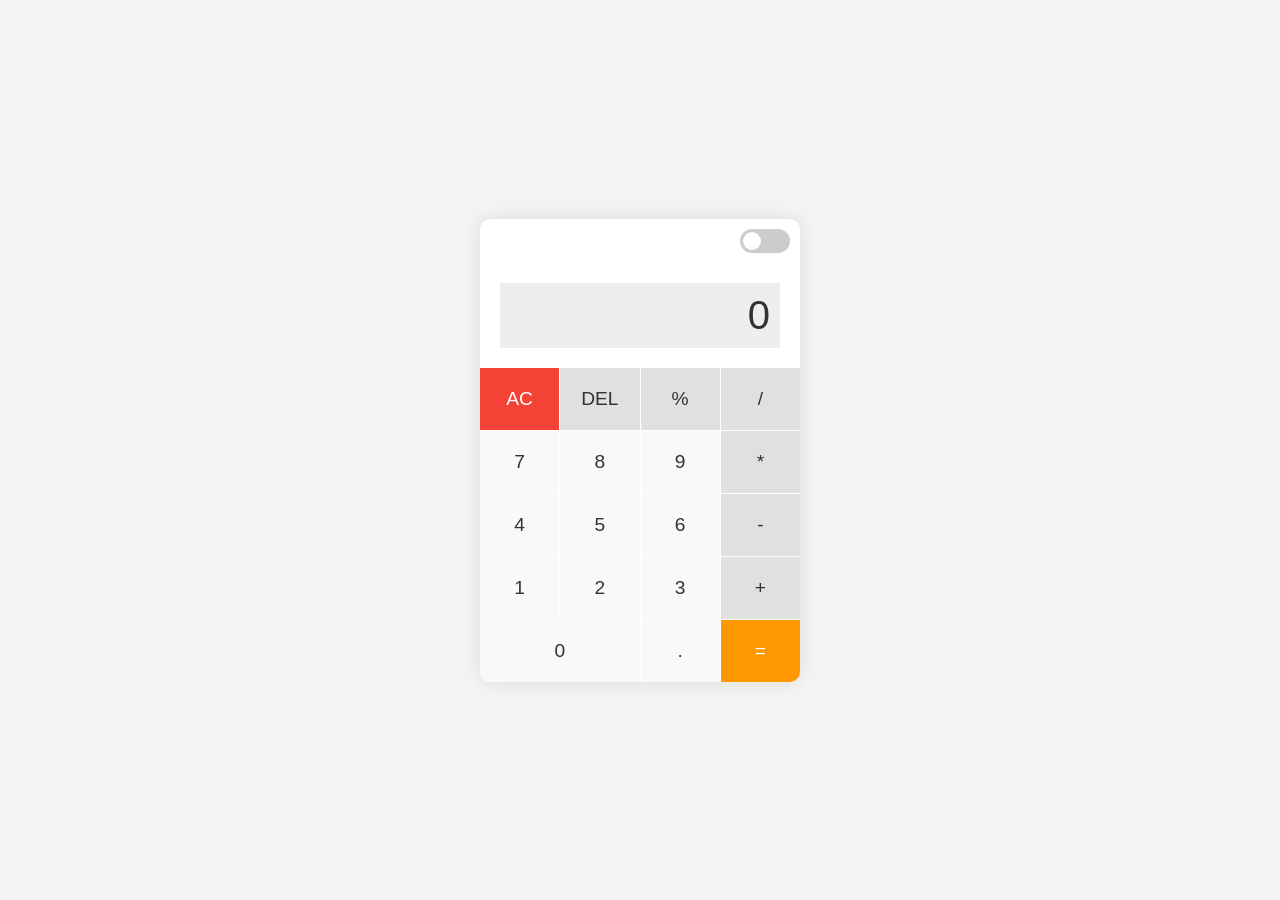
<file: browser-calculator/index.html>
<!DOCTYPE html>
<html lang="en">
<head>
    <meta charset="UTF-8">
    <meta name="viewport" content="width=device-width, initial-scale=1.0">
    <title>Browser Calculator</title>
    <link rel="stylesheet" href="style.css">
</head>
<body>
    <div class="calculator">
        <div class="theme-switcher-container">
            <label class="theme-switcher">
                <input type="checkbox" id="themeToggle">
                <span class="slider round"></span>
            </label>
        </div>
        <div class="display">
            <input type="text" id="resultDisplay" disabled>
        </div>
        <div class="buttons">
            <button class="btn operator ac" data-action="clear">AC</button>
            <button class="btn operator" data-action="delete">DEL</button>
            <button class="btn operator" data-value="%">%</button>
            <button class="btn operator" data-value="/">/</button>

            <button class="btn" data-value="7">7</button>
            <button class="btn" data-value="8">8</button>
            <button class="btn" data-value="9">9</button>
            <button class="btn operator" data-value="*">*</button>

            <button class="btn" data-value="4">4</button>
            <button class="btn" data-value="5">5</button>
            <button class="btn" data-value="6">6</button>
            <button class="btn operator" data-value="-">-</button>

            <button class="btn" data-value="1">1</button>
            <button class="btn" data-value="2">2</button>
            <button class="btn" data-value="3">3</button>
            <button class="btn operator" data-value="+">+</button>

            <button class="btn zero" data-value="0">0</button>
            <button class="btn" data-value=".">.</button>
            <button class="btn operator equals" data-action="calculate">=</button>
        </div>
    </div>
    <script src="script.js"></script>
</body>
</html>
</file>
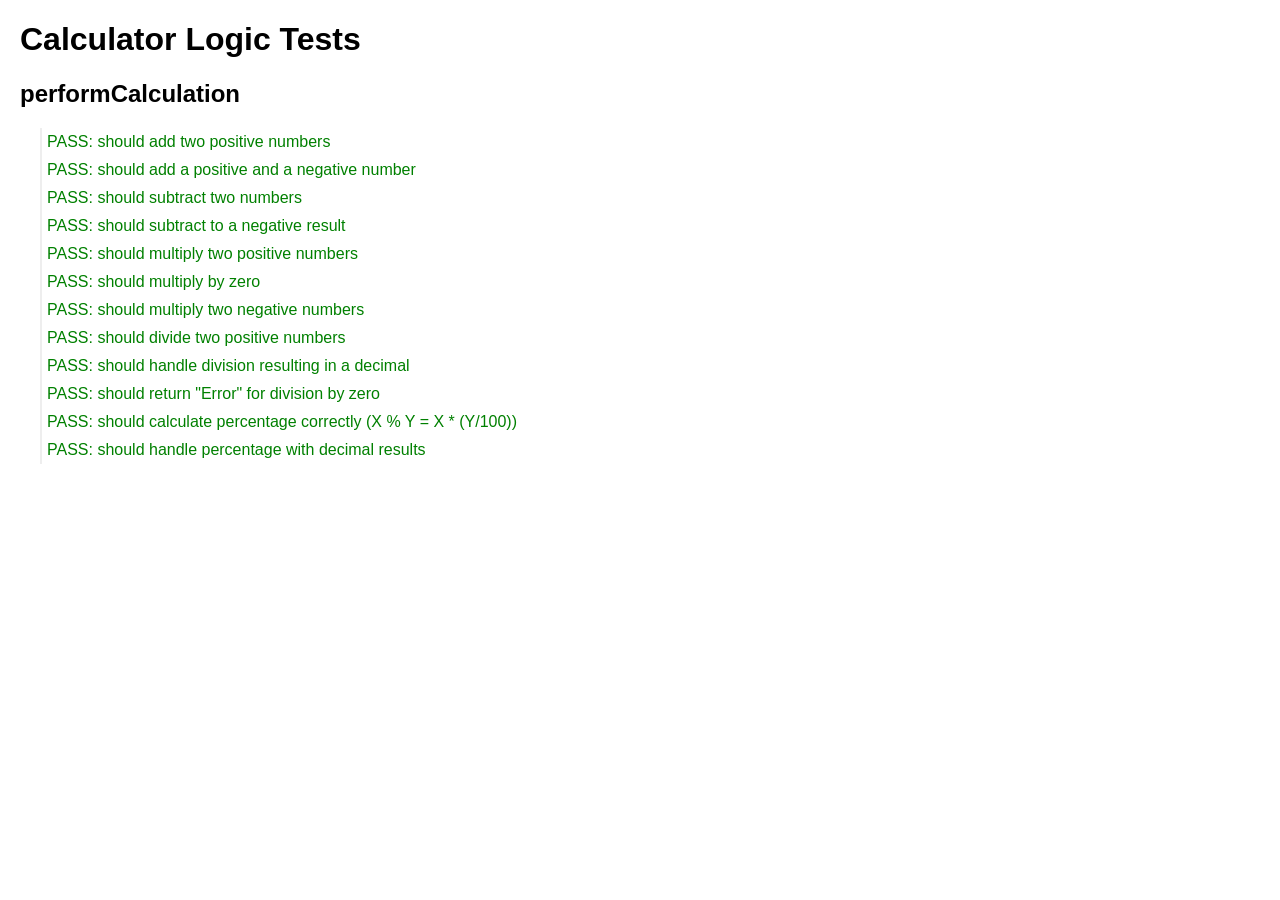
<file: browser-calculator/test.html>
<!DOCTYPE html>
<html lang="en">
<head>
    <meta charset="UTF-8">
    <title>Calculator Tests</title>
    <style>
        body { font-family: Arial, sans-serif; margin: 20px; }
        .suite { margin-bottom: 20px; }
        .test { margin-left: 20px; padding: 5px; border-left: 2px solid #eee; }
        .pass { color: green; }
        .fail { color: red; font-weight: bold; }
        pre { background-color: #f0f0f0; padding: 5px; }
    </style>
</head>
<body>
    <h1>Calculator Logic Tests</h1>
    <div id="testResults"></div>

    <!-- Include the main calculator script to access its functions -->
    <script src="script.js"></script>
    <!-- Include the test script -->
    <script src="test.js"></script>
</body>
</html>
</file>
<file: browser-calculator/style.css>
/* Basic Reset */
* {
    box-sizing: border-box;
    margin: 0;
    padding: 0;
}

body {
    font-family: Arial, sans-serif;
    display: flex;
    justify-content: center;
    align-items: center;
    min-height: 100vh;
    transition: background-color 0.3s, color 0.3s;
}

/* Light Theme (Default) */
body.light-theme {
    background-color: #f4f4f4;
    color: #333;
}

/* Dark Theme */
body.dark-theme {
    background-color: #222;
    color: #f1f1f1;
}

.calculator {
    border-radius: 10px;
    box-shadow: 0 0 20px rgba(0, 0, 0, 0.1);
    overflow: hidden;
    width: 320px;
}

body.light-theme .calculator {
    background-color: #fff;
}

body.dark-theme .calculator {
    background-color: #333;
    box-shadow: 0 0 20px rgba(0, 0, 0, 0.5);
}

.display {
    padding: 20px;
    text-align: right;
}

.display input {
    width: 100%;
    border: none;
    font-size: 2.5em;
    padding: 10px;
    text-align: right;
    outline: none;
}

body.light-theme .display input {
    background-color: #eee;
    color: #333;
}

body.dark-theme .display input {
    background-color: #444;
    color: #f1f1f1;
}

.buttons {
    display: grid;
    grid-template-columns: repeat(4, 1fr);
    gap: 1px;
}

.btn {
    border: none;
    padding: 20px;
    font-size: 1.2em;
    cursor: pointer;
    transition: background-color 0.2s;
}

body.light-theme .btn {
    background-color: #f9f9f9;
    color: #333;
}
body.light-theme .btn:hover {
    background-color: #efefef;
}
body.light-theme .btn.operator {
    background-color: #e0e0e0;
}
body.light-theme .btn.operator:hover {
    background-color: #d0d0d0;
}
body.light-theme .btn.equals {
    background-color: #ff9800; /* Orange for equals */
    color: white;
}
body.light-theme .btn.equals:hover {
    background-color: #e68900;
}
body.light-theme .btn.ac {
    background-color: #f44336; /* Red for AC */
    color: white;
}
body.light-theme .btn.ac:hover {
    background-color: #d32f2f;
}


body.dark-theme .btn {
    background-color: #555;
    color: #f1f1f1;
    border: 1px solid #444; /* Add subtle borders for better separation in dark mode */
}
body.dark-theme .btn:hover {
    background-color: #666;
}
body.dark-theme .btn.operator {
    background-color: #4a4a4a;
}
body.dark-theme .btn.operator:hover {
    background-color: #5a5a5a;
}
body.dark-theme .btn.equals {
    background-color: #e68900; /* Keep similar vibrant color for equals */
    color: #333; /* Dark text on vibrant button for contrast */
}
body.dark-theme .btn.equals:hover {
    background-color: #ff9800;
}
body.dark-theme .btn.ac {
    background-color: #d32f2f; /* Keep similar vibrant color for AC */
    color: white;
}
body.dark-theme .btn.ac:hover {
    background-color: #f44336;
}


.btn.zero {
    grid-column: span 2;
}

/* Theme Switcher Styles */
.theme-switcher-container {
    padding: 10px;
    display: flex;
    justify-content: flex-end;
}

.theme-switcher {
    position: relative;
    display: inline-block;
    width: 50px; /* smaller */
    height: 24px; /* smaller */
}

.theme-switcher input {
    opacity: 0;
    width: 0;
    height: 0;
}

.slider {
    position: absolute;
    cursor: pointer;
    top: 0;
    left: 0;
    right: 0;
    bottom: 0;
    background-color: #ccc;
    transition: .4s;
    border-radius: 24px; /* smaller */
}

.slider:before {
    position: absolute;
    content: "";
    height: 18px; /* smaller */
    width: 18px; /* smaller */
    left: 3px; /* adjusted */
    bottom: 3px; /* adjusted */
    background-color: white;
    transition: .4s;
    border-radius: 50%;
}

input:checked + .slider {
    background-color: #2196F3; /* Blue when checked (dark mode on) */
}
body.dark-theme input:checked + .slider {
    background-color: #ff9800; /* Orange when checked in dark mode (light mode on) */
}


input:focus + .slider {
    box-shadow: 0 0 1px #2196F3;
}

input:checked + .slider:before {
    transform: translateX(26px); /* adjusted for smaller size */
}
</file>
